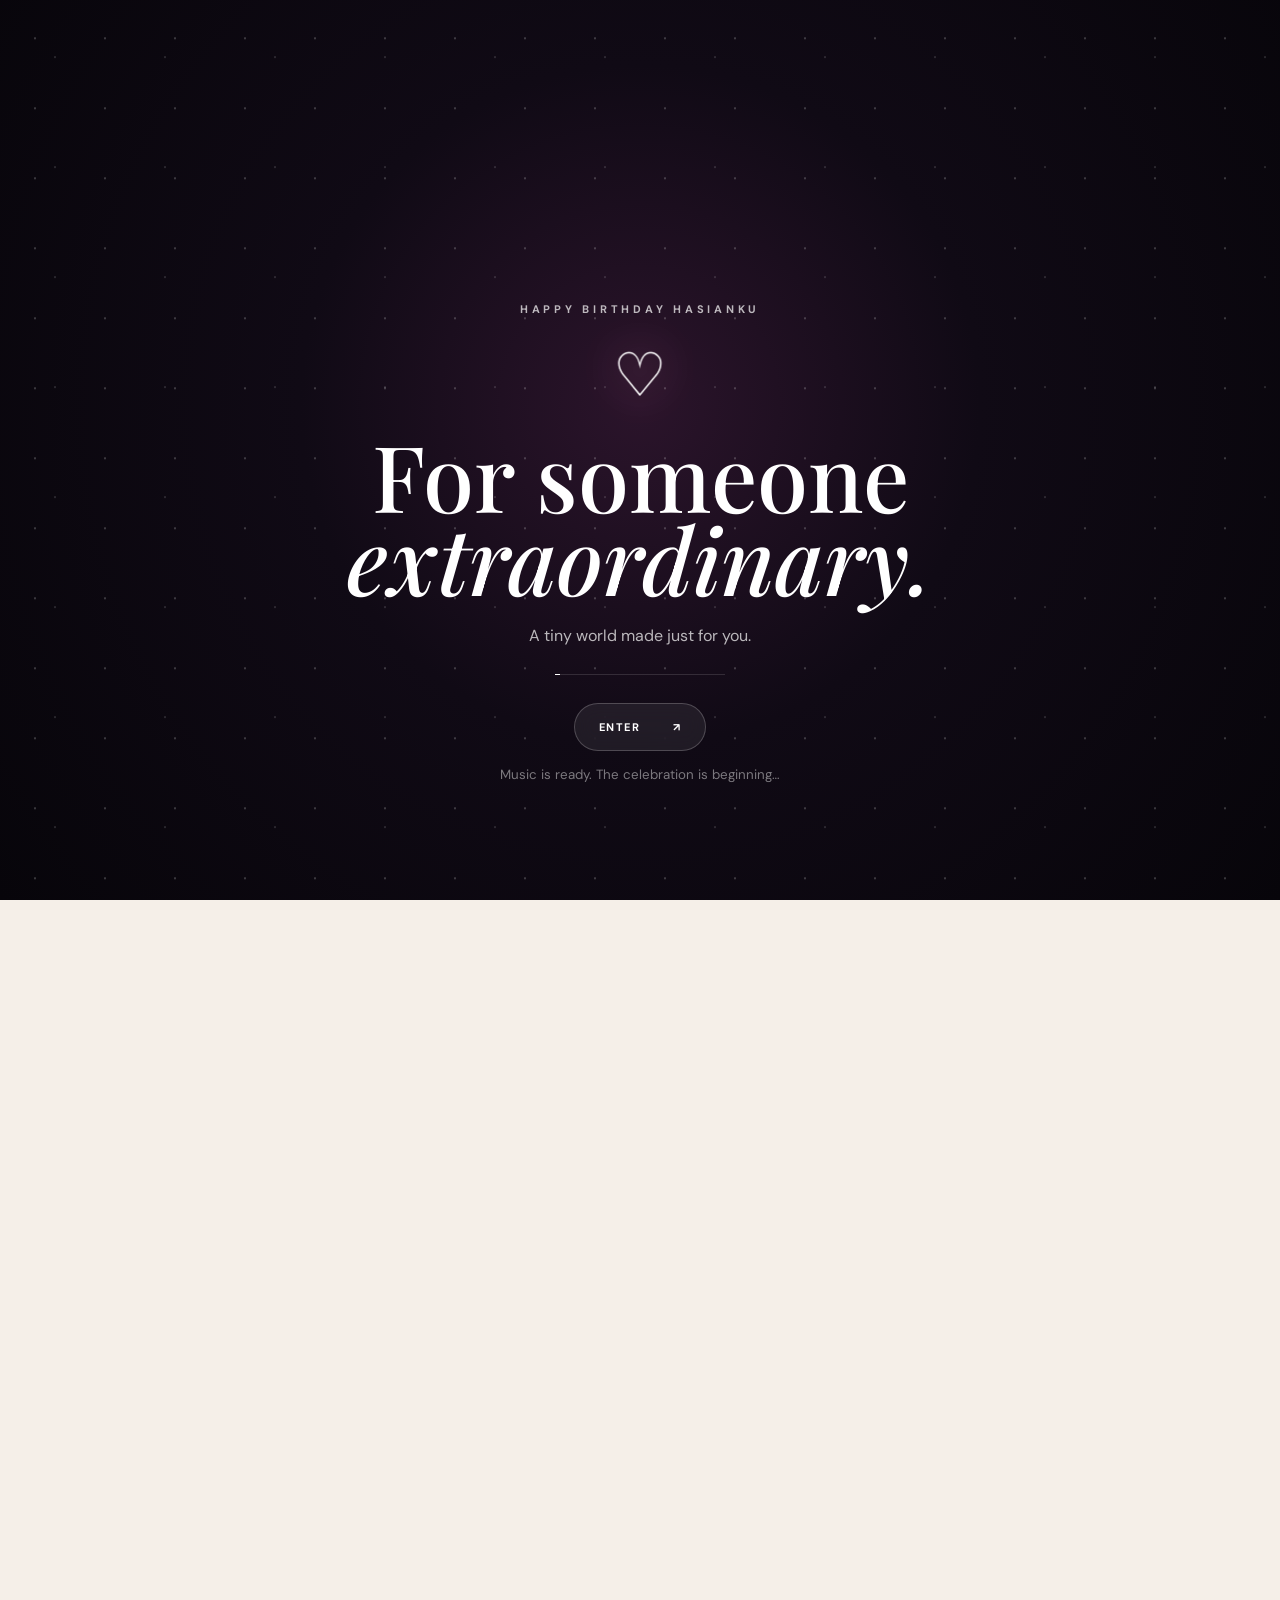
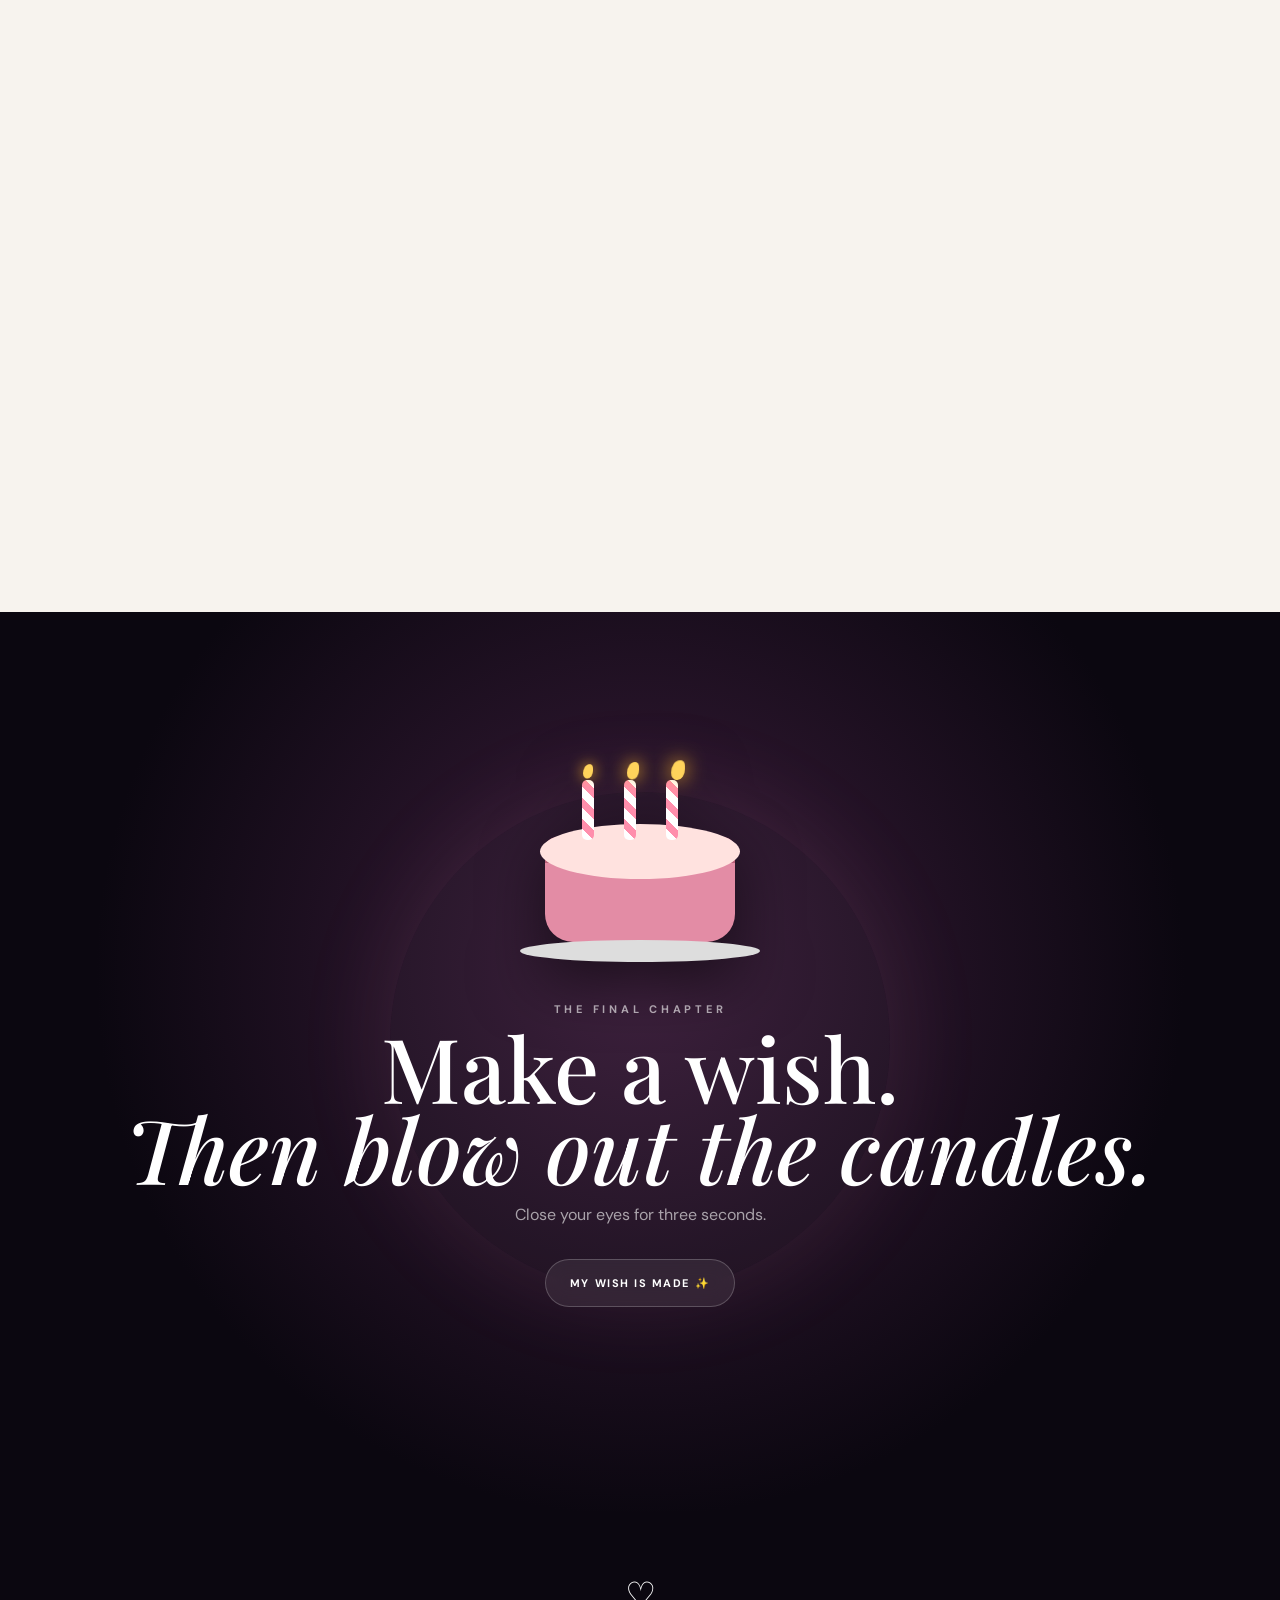
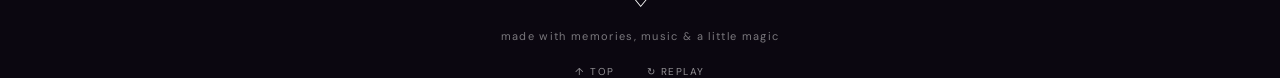
<file: index.html>
<!DOCTYPE html>
<html>
<head>
    <meta http-equiv="refresh" content="0; url=birthday_website_v3_cinematic/birthday_website_v3/">
    <title>Birthday Website</title>
</head>
<body>
    <p>Loading...</p>
</body>
</html>
</file>
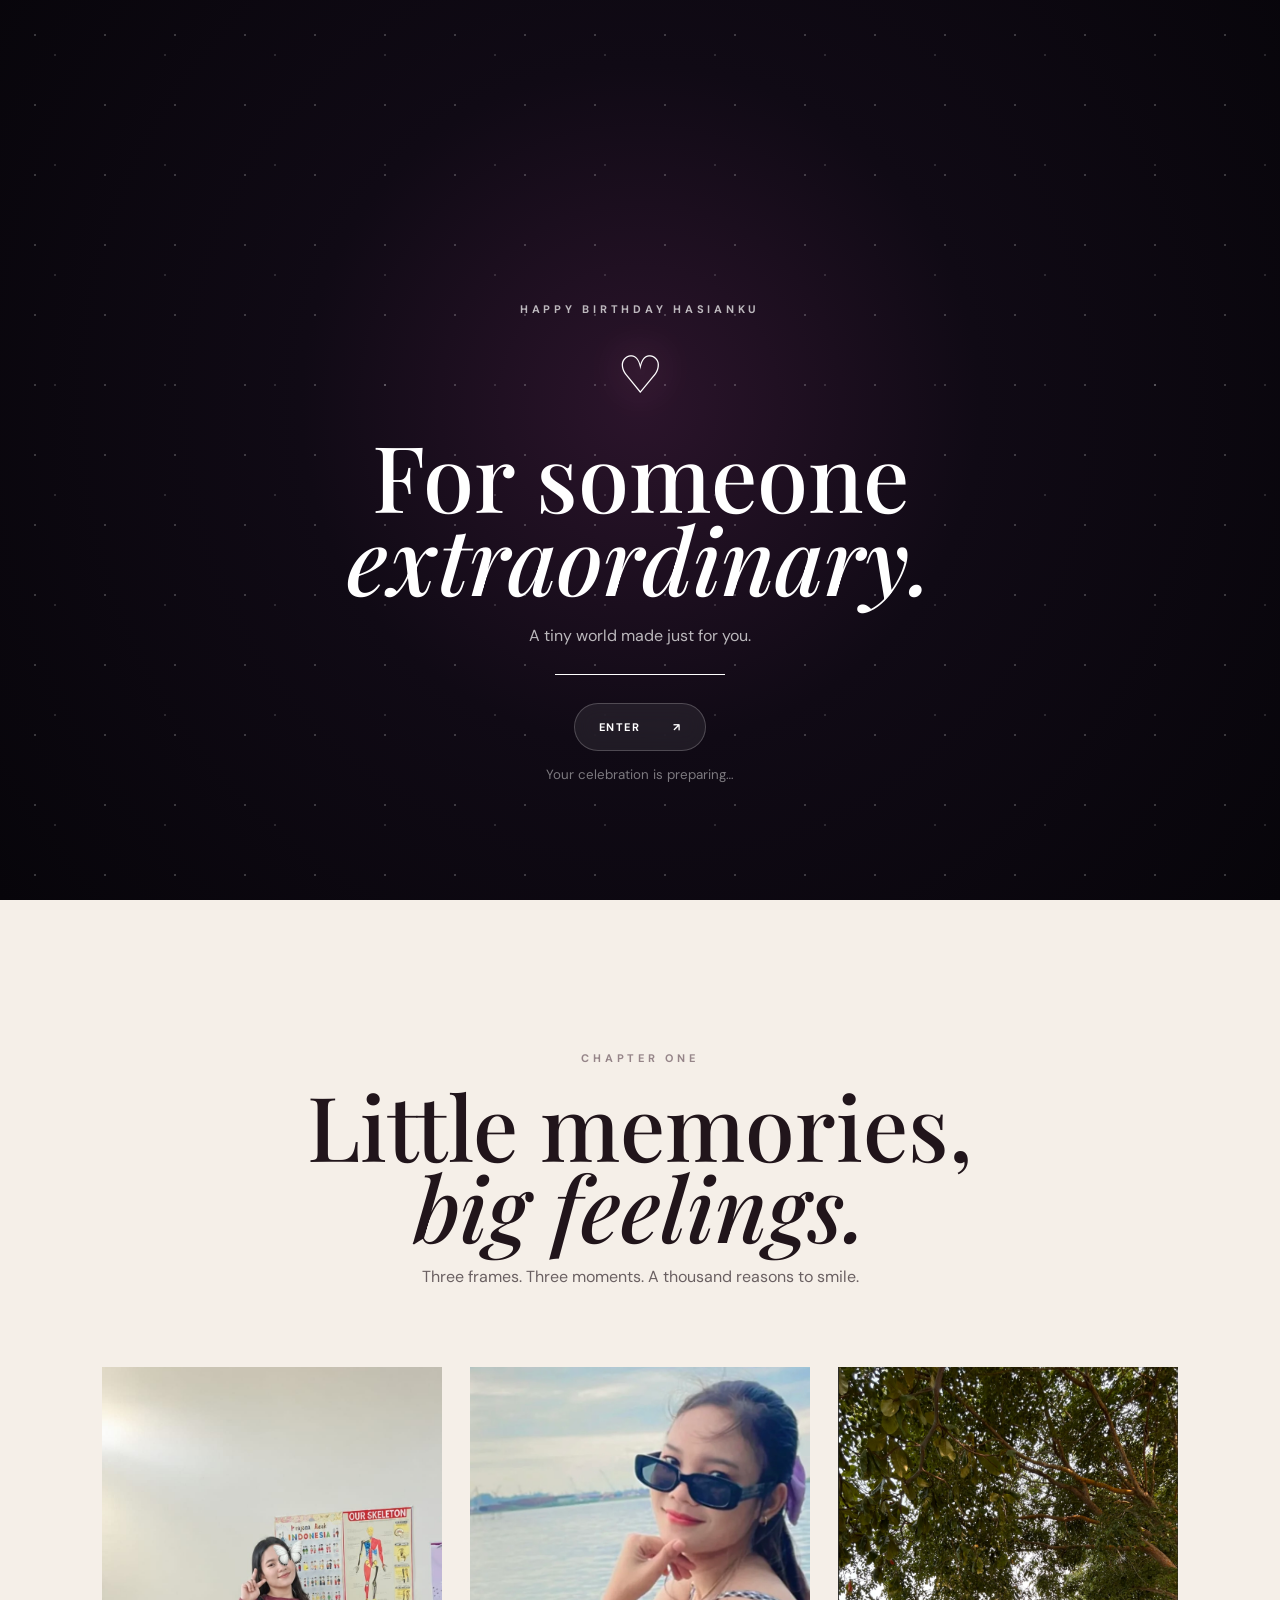
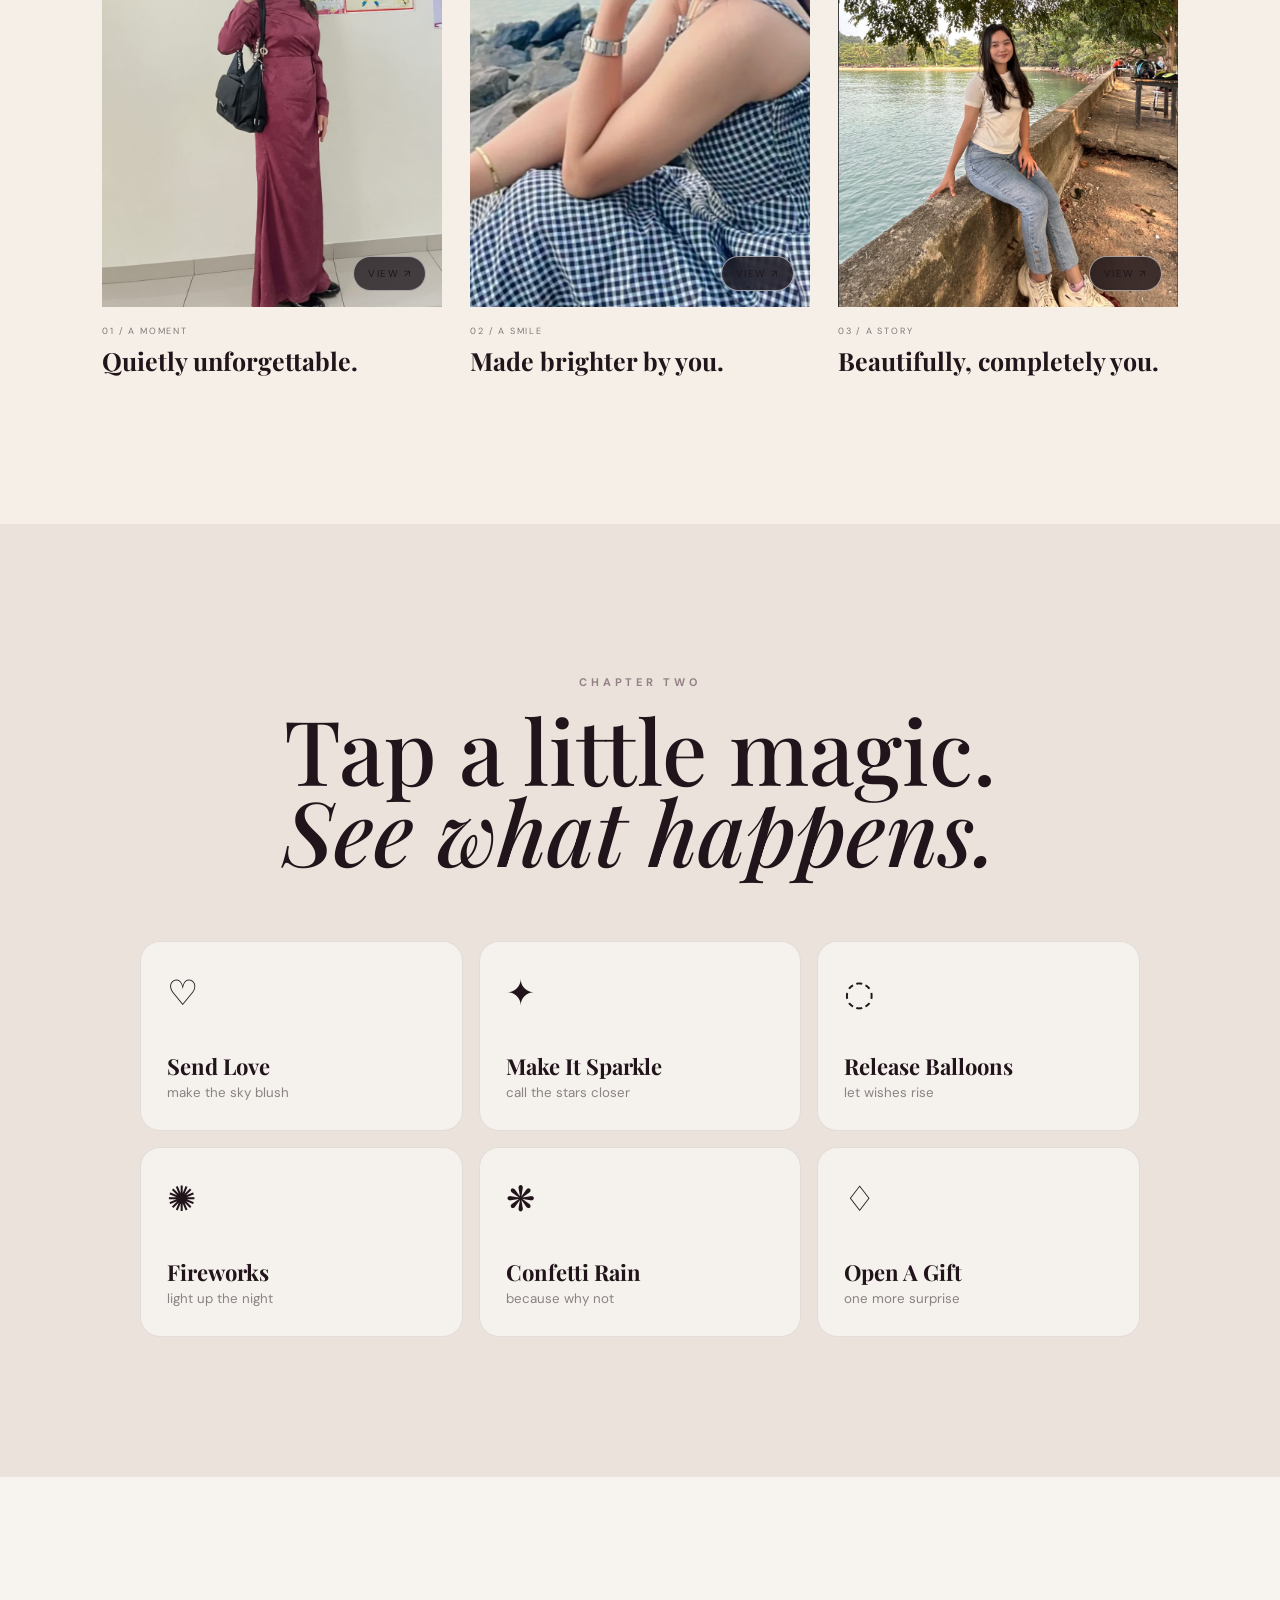
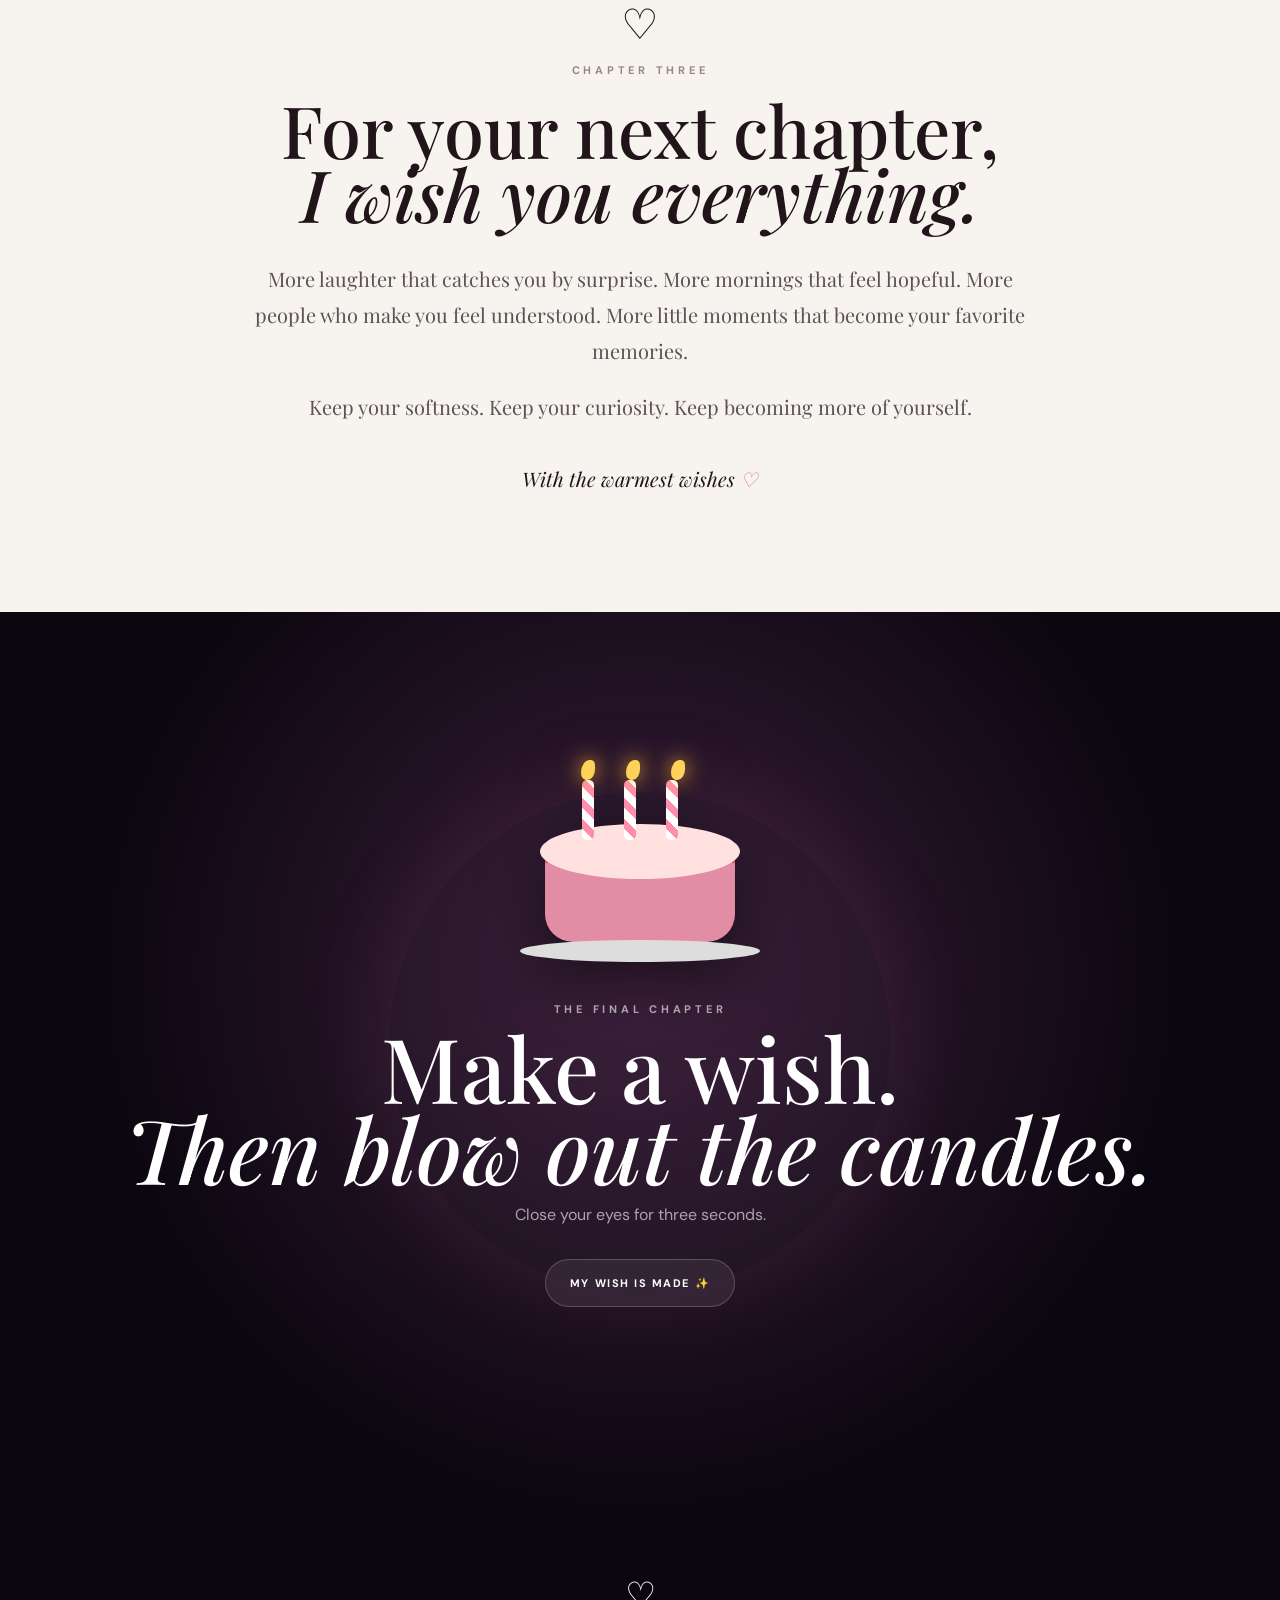
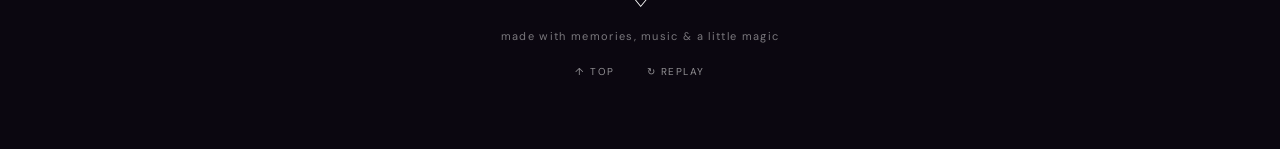
<file: birthday_website_v3_cinematic/birthday_website_v3/index.html>
<!doctype html>
<html lang="en">
<head>
<meta charset="utf-8"><meta name="viewport" content="width=device-width,initial-scale=1">
<title>For You — Happy Birthday ♡</title>
<link rel="preconnect" href="https://fonts.googleapis.com"><link rel="preconnect" href="https://fonts.gstatic.com" crossorigin>
<link href="https://fonts.googleapis.com/css2?family=DM+Sans:wght@400;500;600;700&family=Playfair+Display:ital,wght@500;600;700&display=swap" rel="stylesheet">
<link rel="stylesheet" href="style.css">
</head>
<body class="cinematic">
<canvas id="fx"></canvas><div class="noise"></div><div id="cursorGlow"></div>

<!-- CINEMATIC OPENING -->
<section class="opening" id="opening">
  <div class="opening-stars"></div>
  <div class="opening-copy">
    <p class="opening-over">HAPPY BIRTHDAY HASIANKU</p>
    <div class="opening-heart">♡</div>
    <h1>For someone<br><i>extraordinary.</i></h1>
    <p class="opening-line">A tiny world made just for you.</p>
    <div class="opening-progress"><span></span></div>
    <button id="enter" class="enter-btn">ENTER <b>↗</b></button>
    <small id="soundNote">Your celebration is preparing…</small>
  </div>
</section>

<header class="topbar">
 <button id="musicBtn">♫ <span>Music</span></button><button id="magicBtn">✦ <span>Magic</span></button>
</header>

<main id="main">
<section class="hero" id="hero">
 <div class="hero-rays"></div><div class="orb o1"></div><div class="orb o2"></div>
 <div class="hero-center">
  <p class="eyebrow">A MESSAGE FROM THE HEART FOR HASIANKU</p>
  <h2>Happy<br><i>Birthday</i> <span>♡</span></h2>
  <p class="hero-copy">Today isn't just another day.<br>It's a reminder of how special your story is.</p>
  <button id="begin" class="main-btn">BEGIN THE CELEBRATION <b>↓</b></button>
 </div>
 <div class="floating f1">✦</div><div class="floating f2">♡</div><div class="floating f3">✧</div>
 <div class="scroll">SCROLL TO DISCOVER ↓</div>
</section>

<section class="story">
 <div class="section-head reveal"><p class="eyebrow dark">CHAPTER ONE</p><h2>Little memories,<br><i>big feelings.</i></h2><p>Three frames. Three moments. A thousand reasons to smile.</p></div>
 <div class="gallery">
  <article class="memory reveal"><div class="photo"><img src="foto/foto1.jpg" alt="Memory 1"><button data-photo="foto/foto1.jpg" data-caption="A moment worth keeping.">VIEW ↗</button></div><small>01 / A MOMENT</small><h3>Quietly unforgettable.</h3></article>
  <article class="memory reveal"><div class="photo"><img src="foto/foto2.png" alt="Memory 2"><button data-photo="foto/foto2.png" data-caption="A smile worth remembering.">VIEW ↗</button></div><small>02 / A SMILE</small><h3>Made brighter by you.</h3></article>
  <article class="memory reveal"><div class="photo"><img src="foto/foto3.png" alt="Memory 3"><button data-photo="foto/foto3.png" data-caption="Beautiful in your own way.">VIEW ↗</button></div><small>03 / A STORY</small><h3>Beautifully, completely you.</h3></article>
 </div>
</section>

<section class="magic-section">
 <div class="section-head reveal"><p class="eyebrow dark">CHAPTER TWO</p><h2>Tap a little magic.<br><i>See what happens.</i></h2></div>
 <div class="magic-grid">
  <button class="magic-card reveal" data-a="hearts"><span>♡</span><b>Send Love</b><small>make the sky blush</small></button>
  <button class="magic-card reveal" data-a="stars"><span>✦</span><b>Make It Sparkle</b><small>call the stars closer</small></button>
  <button class="magic-card reveal" data-a="balloons"><span>◌</span><b>Release Balloons</b><small>let wishes rise</small></button>
  <button class="magic-card reveal" data-a="fireworks"><span>✺</span><b>Fireworks</b><small>light up the night</small></button>
  <button class="magic-card reveal" data-a="confetti"><span>❋</span><b>Confetti Rain</b><small>because why not</small></button>
  <button class="magic-card reveal" data-a="gift"><span>♢</span><b>Open A Gift</b><small>one more surprise</small></button>
 </div>
</section>

<section class="letter-section">
 <div class="letter reveal">
  <div class="letter-icon">♡</div><p class="eyebrow dark">CHAPTER THREE</p>
  <h2>For your next chapter,<br><i>I wish you everything.</i></h2>
  <p>More laughter that catches you by surprise. More mornings that feel hopeful. More people who make you feel understood. More little moments that become your favorite memories.</p>
  <p>Keep your softness. Keep your curiosity. Keep becoming more of yourself.</p>
  <div class="sign">With the warmest wishes <span>♡</span></div>
 </div>
</section>

<section class="wish-section">
 <div class="moon"></div><div class="cake-wrap">
  <div class="flames"><i></i><i></i><i></i></div><div class="candles"><b></b><b></b><b></b></div>
  <div class="cake-top"></div><div class="cake-body"></div><div class="plate"></div>
 </div>
 <p class="eyebrow">THE FINAL CHAPTER</p><h2>Make a wish.<br><i>Then blow out the candles.</i></h2>
 <p>Close your eyes for three seconds.</p><button id="wish" class="wish-btn">MY WISH IS MADE ✨</button>
</section>

<footer><div>♡</div><p>made with memories, music & a little magic</p><button id="top">↑ TOP</button><button id="replay">↻ REPLAY</button></footer>
</main>

<div class="modal" id="photoModal"><button id="closePhoto">×</button><img id="modalImg"><p id="modalText"></p></div>
<div class="gift" id="gift"><div class="gift-art"><i></i></div><h2>One more little wish ♡</h2><p>May this year surprise you in all the best ways.</p><button id="closeGift">KEEP THE MAGIC ✦</button></div>
<div class="toast" id="toast"></div>
<script src="script.js"></script>
</body></html>
</file>
<file: birthday_website_v3_cinematic/birthday_website_v3/style.css>
*{box-sizing:border-box}html{scroll-behavior:smooth}body{margin:0;background:#0c0710;color:#fff;font-family:"DM Sans",sans-serif;overflow-x:hidden}button{font:inherit;color:inherit;cursor:pointer}#fx{position:fixed;inset:0;width:100%;height:100%;pointer-events:none;z-index:50}.noise{position:fixed;inset:0;pointer-events:none;z-index:90;opacity:.055;background-image:url("data:image/svg+xml,%3Csvg viewBox='0 0 180 180' xmlns='http://www.w3.org/2000/svg'%3E%3Cfilter id='n'%3E%3CfeTurbulence type='fractalNoise' baseFrequency='.8' numOctaves='4' stitchTiles='stitch'/%3E%3C/filter%3E%3Crect width='100%25' height='100%25' filter='url(%23n)' opacity='.5'/%3E%3C/svg%3E")}#cursorGlow{position:fixed;width:260px;height:260px;border-radius:50%;background:radial-gradient(circle,rgba(255,151,194,.13),transparent 68%);transform:translate(-50%,-50%);pointer-events:none;z-index:1}.opening{position:fixed;inset:0;z-index:100;display:grid;place-items:center;background:radial-gradient(circle at 50% 45%,#2b142b 0,#100a15 42%,#07050a 100%);transition:opacity 1.2s,visibility 1.2s}.opening.done{opacity:0;visibility:hidden;pointer-events:none}.opening-stars:before,.opening-stars:after{content:"";position:absolute;inset:0;background-image:radial-gradient(#fff 1px,transparent 1px);background-size:70px 70px;opacity:.2;animation:starMove 12s linear infinite}.opening-stars:after{background-size:110px 110px;animation-duration:19s;opacity:.13}@keyframes starMove{to{transform:translateY(70px)}}.opening-copy{text-align:center;position:relative;z-index:2;padding:30px}.opening-over,.eyebrow{font-size:11px;letter-spacing:.34em;font-weight:700;opacity:.7}.opening-heart{font-size:52px;margin:25px 0;animation:pulse 1.5s infinite;filter:drop-shadow(0 0 20px #ff8eb9)}@keyframes pulse{50%{transform:scale(1.18)}}.opening h1,.hero h2,.section-head h2,.letter h2,.wish-section h2{font-family:"Playfair Display",serif;font-weight:500;font-size:clamp(48px,8vw,92px);line-height:.9;margin:0}.opening h1 i,.hero h2 i,.section-head h2 i,.letter h2 i,.wish-section h2 i{font-weight:500}.opening-line{opacity:.7;margin:25px 0}.opening-progress{width:170px;height:1px;background:#ffffff22;margin:28px auto;overflow:hidden}.opening-progress span{display:block;height:100%;background:#fff;width:0;animation:load 4s linear forwards}@keyframes load{to{width:100%}}.enter-btn,.main-btn,.wish-btn{border:1px solid #ffffff35;background:#ffffff12;padding:16px 24px;border-radius:100px;letter-spacing:.14em;font-size:11px;font-weight:700;backdrop-filter:blur(10px);transition:.3s}.enter-btn:hover,.main-btn:hover,.wish-btn:hover{background:#fff;color:#140a13;transform:translateY(-3px)}.enter-btn b,.main-btn b{margin-left:28px}.opening small{display:block;margin-top:15px;opacity:.45}.topbar{position:fixed;right:25px;top:22px;z-index:80;display:flex;gap:8px}.topbar button{border:1px solid #fff2;background:#fff0;padding:9px 13px;border-radius:30px;font-size:11px;letter-spacing:.08em;backdrop-filter:blur(10px)}.topbar button:hover{background:#fff1}.hero{min-height:100vh;display:grid;place-items:center;text-align:center;position:relative;overflow:hidden;background:radial-gradient(circle at 50% 48%,#3b1934 0,#150b18 38%,#0b0710 72%)}.hero-rays{position:absolute;width:90vw;height:90vw;border-radius:50%;background:conic-gradient(from 0deg,transparent,#ffffff06,transparent 20%);animation:spin 25s linear infinite}@keyframes spin{to{transform:rotate(360deg)}}.orb{position:absolute;border-radius:50%;filter:blur(2px);animation:float 7s ease-in-out infinite}.o1{width:230px;height:230px;background:#ff4f9a22;left:7%;top:18%}.o2{width:300px;height:300px;background:#8f6dff18;right:2%;bottom:8%;animation-delay:-3s}@keyframes float{50%{transform:translate(20px,-25px) scale(1.06)}}.hero-center{position:relative;z-index:2}.hero h2{font-size:clamp(72px,13vw,170px);text-shadow:0 15px 70px #0008}.hero h2 span{font-family:serif;font-size:.45em;vertical-align:top;color:#ff9cbd}.hero-copy{opacity:.7;line-height:1.8;margin:25px 0 35px}.scroll{position:absolute;bottom:28px;font-size:9px;letter-spacing:.3em;opacity:.5}.floating{position:absolute;font-size:26px;opacity:.5;animation:float 5s ease-in-out infinite}.f1{left:15%;top:30%}.f2{right:16%;top:22%;animation-delay:-1s}.f3{left:25%;bottom:25%;animation-delay:-2s}.story,.magic-section,.letter-section{background:#f5efe8;color:#21151b;padding:140px 8vw}.magic-section{background:#ebe2db}.section-head{max-width:800px;margin:auto;text-align:center}.dark{color:#6e5961}.section-head h2{font-size:clamp(50px,7vw,90px);margin:20px 0}.section-head>p:last-child{opacity:.65}.gallery{max-width:1200px;margin:80px auto 0;display:grid;grid-template-columns:1fr 1fr 1fr;gap:28px}.memory:nth-child(2){transform:translateY(70px)}.memory .photo{height:540px;position:relative;overflow:hidden;background:#ddd}.memory img{width:100%;height:100%;object-fit:cover;transition:transform 1s}.memory:hover img{transform:scale(1.06)}.memory .photo button{position:absolute;right:16px;bottom:16px;border:1px solid #fff8;background:#171017bb;padding:10px 14px;border-radius:30px;font-size:10px;letter-spacing:.15em;backdrop-filter:blur(8px)}.memory small{display:block;letter-spacing:.2em;font-size:9px;margin-top:18px;opacity:.55}.memory h3{font-family:"Playfair Display",serif;font-size:25px;margin:7px 0}.magic-grid{max-width:1000px;margin:70px auto 0;display:grid;grid-template-columns:repeat(3,1fr);gap:16px}.magic-card{min-height:190px;border:1px solid #21151b16;background:#ffffff80;border-radius:20px;padding:26px;text-align:left;transition:.35s}.magic-card:hover{transform:translateY(-8px) rotate(-1deg);box-shadow:0 20px 45px #3b1b2515}.magic-card span{display:block;font-size:35px;margin-bottom:35px}.magic-card b{display:block;font-family:"Playfair Display",serif;font-size:22px}.magic-card small{opacity:.5}.letter-section{background:#f7f3ee;padding-top:120px;padding-bottom:120px}.letter{max-width:800px;margin:auto;text-align:center}.letter-icon{font-size:42px}.letter h2{font-size:clamp(45px,6vw,72px);margin:20px 0 35px}.letter>p:not(.eyebrow){font-family:"Playfair Display",serif;font-size:20px;line-height:1.8;opacity:.72}.sign{font-family:"Playfair Display",serif;font-style:italic;margin-top:40px;font-size:20px}.sign span{color:#d8799d}.wish-section{min-height:100vh;text-align:center;padding:130px 20px 110px;background:radial-gradient(circle at 50% 40%,#3b1d3b,#0b0710 65%);position:relative;overflow:hidden}.wish-section h2{font-size:clamp(48px,7vw,90px);position:relative;z-index:2}.wish-section>p{opacity:.6;position:relative;z-index:2}.cake-wrap{width:260px;height:230px;margin:0 auto 30px;position:relative;filter:drop-shadow(0 20px 30px #0008)}.plate{position:absolute;width:240px;height:22px;background:#ddd;border-radius:50%;bottom:10px;left:10px}.cake-body{position:absolute;left:35px;bottom:30px;width:190px;height:105px;border-radius:12px 12px 28px 28px;background:linear-gradient(#e89bb0 0 20%,#b95f78 20% 25%,#e38ca5 25% 100%)}.cake-top{position:absolute;left:30px;top:82px;width:200px;height:55px;border-radius:50%;background:#ffe2df;z-index:2}.candles{position:absolute;z-index:4;left:72px;top:38px;display:flex;gap:30px}.candles b{display:block;width:12px;height:60px;background:repeating-linear-gradient(45deg,#fff 0 8px,#ff8eac 8px 15px);border-radius:5px}.flames{position:absolute;z-index:5;left:71px;top:18px;display:flex;gap:31px}.flames i{width:14px;height:20px;background:#ffd35b;border-radius:70% 30% 60% 40%;box-shadow:0 0 20px #ffb72d;animation:flame .5s ease-in-out infinite alternate}.flames i:nth-child(2){animation-delay:-.2s}.flames i:nth-child(3){animation-delay:-.35s}@keyframes flame{to{transform:scale(.7) translateY(2px)}}.wish-btn{margin-top:18px}.moon{position:absolute;width:500px;height:500px;border-radius:50%;background:#ffffff04;left:50%;top:20%;transform:translateX(-50%);box-shadow:0 0 100px #ff9ac31a}.reveal{opacity:0;transform:translateY(35px);transition:opacity .9s,transform .9s}.reveal.visible{opacity:1;transform:none}footer{background:#0b0710;color:#fff;padding:60px 8vw;text-align:center}footer>div:first-child{font-size:35px}footer p{opacity:.45;font-size:11px;letter-spacing:.12em}footer button{background:none;border:0;opacity:.55;margin:10px;font-size:10px;letter-spacing:.15em}.modal,.gift{position:fixed;inset:0;z-index:200;display:none;place-items:center;background:#09050dcc;backdrop-filter:blur(15px);padding:25px}.modal.open,.gift.open{display:grid}.modal img{max-width:min(850px,90vw);max-height:75vh;object-fit:contain}.modal p{position:absolute;bottom:8%;font-family:"Playfair Display",serif;font-size:22px}.modal>button{position:absolute;right:25px;top:20px;background:none;border:0;font-size:38px}.gift{text-align:center}.gift h2{font-family:"Playfair Display",serif;font-size:55px}.gift-art{width:150px;height:110px;margin:auto;position:relative}.gift-art:before{content:"";position:absolute;inset:25px 0 0;background:#d96b8c;border-radius:8px}.gift-art:after{content:"";position:absolute;width:25px;top:25px;bottom:0;left:62px;background:#f5d18a}.gift-art i{position:absolute;z-index:2;left:51px;top:5px;width:48px;height:30px;border:8px solid #f5d18a;border-bottom:0;border-radius:50%}.gift button{border:1px solid #fff4;background:#fff1;padding:12px 18px;border-radius:30px}.toast{position:fixed;z-index:300;left:50%;bottom:30px;transform:translate(-50%,20px);background:#fff;color:#21151b;padding:12px 18px;border-radius:30px;font-size:11px;opacity:0;transition:.35s;pointer-events:none}.toast.show{opacity:1;transform:translate(-50%,0)}.burst{position:fixed;z-index:70;pointer-events:none;font-size:25px;animation:burst 1.3s cubic-bezier(.2,.8,.2,1) forwards}@keyframes burst{to{transform:translate(var(--x),var(--y)) rotate(240deg);opacity:0}}body.dream .hero,body.dream .wish-section{filter:saturate(1.3) brightness(1.12)}@media(max-width:800px){.gallery{grid-template-columns:1fr}.memory:nth-child(2){transform:none}.memory .photo{height:460px}.magic-grid{grid-template-columns:1fr 1fr}.story,.magic-section,.letter-section{padding:90px 6vw}}@media(max-width:520px){.magic-grid{grid-template-columns:1fr}.hero h2{font-size:70px}.opening h1{font-size:50px}.topbar{right:12px;top:12px}.topbar button span{display:none}}
</file>
